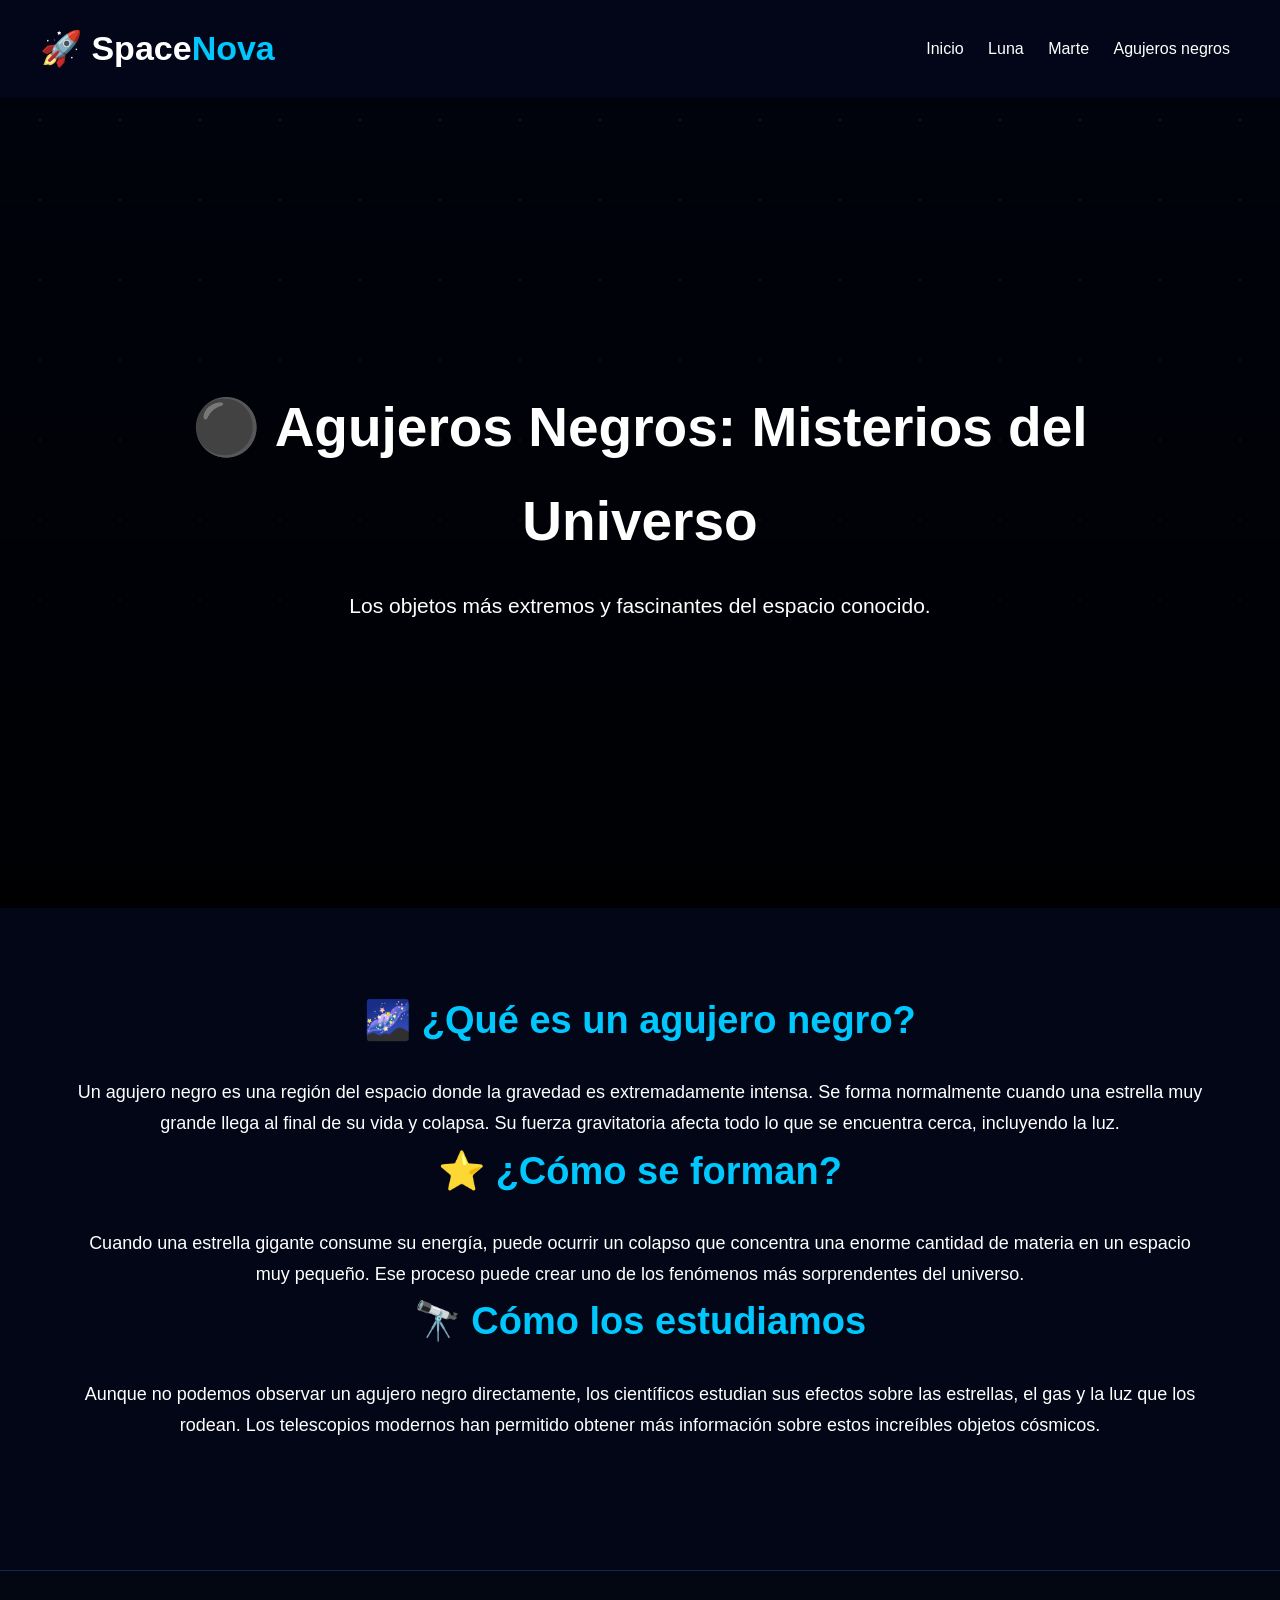
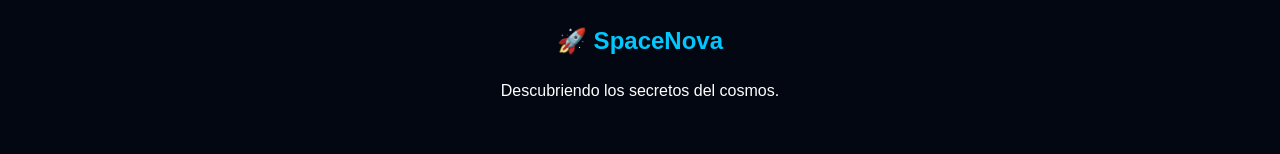
<file: agujeros-negros.html>
<!DOCTYPE html>
<html lang="es">

<head>

<meta charset="UTF-8">

<meta name="viewport" content="width=device-width, initial-scale=1.0">

<title>Agujeros Negros | SpaceNova</title>

<meta name="description" content="Descubre qué son los agujeros negros, cómo se forman y por qué son uno de los mayores misterios del universo.">

<link rel="stylesheet" href="style.css">

</head>


<body>


<header>

<h1 class="logo">
🚀 Space<span>Nova</span>
</h1>


<nav>

<a href="index.html">Inicio</a>
<a href="la-luna.html">Luna</a>
<a href="marte.html">Marte</a>
<a href="agujeros-negros.html">Agujeros negros</a>

</nav>


</header>





<section class="hero">

<div class="hero-text">

<h2>
⚫ Agujeros Negros: Misterios del Universo
</h2>


<p>
Los objetos más extremos y fascinantes
del espacio conocido.
</p>


</div>


</section>






<section class="contenido">


<h2>
🌌 ¿Qué es un agujero negro?
</h2>


<p>

Un agujero negro es una región del espacio donde la gravedad
es extremadamente intensa. Se forma normalmente cuando una
estrella muy grande llega al final de su vida y colapsa.

Su fuerza gravitatoria afecta todo lo que se encuentra cerca,
incluyendo la luz.

</p>




<h2>
⭐ ¿Cómo se forman?
</h2>


<p>

Cuando una estrella gigante consume su energía, puede ocurrir
un colapso que concentra una enorme cantidad de materia
en un espacio muy pequeño.

Ese proceso puede crear uno de los fenómenos más sorprendentes
del universo.

</p>




<h2>
🔭 Cómo los estudiamos

</h2>


<p>

Aunque no podemos observar un agujero negro directamente,
los científicos estudian sus efectos sobre las estrellas,
el gas y la luz que los rodean.

Los telescopios modernos han permitido obtener más información
sobre estos increíbles objetos cósmicos.

</p>



</section>






<footer>

<h2>
🚀 SpaceNova
</h2>


<p>
Descubriendo los secretos del cosmos.
</p>


</footer>



</body>

</html>
</file>
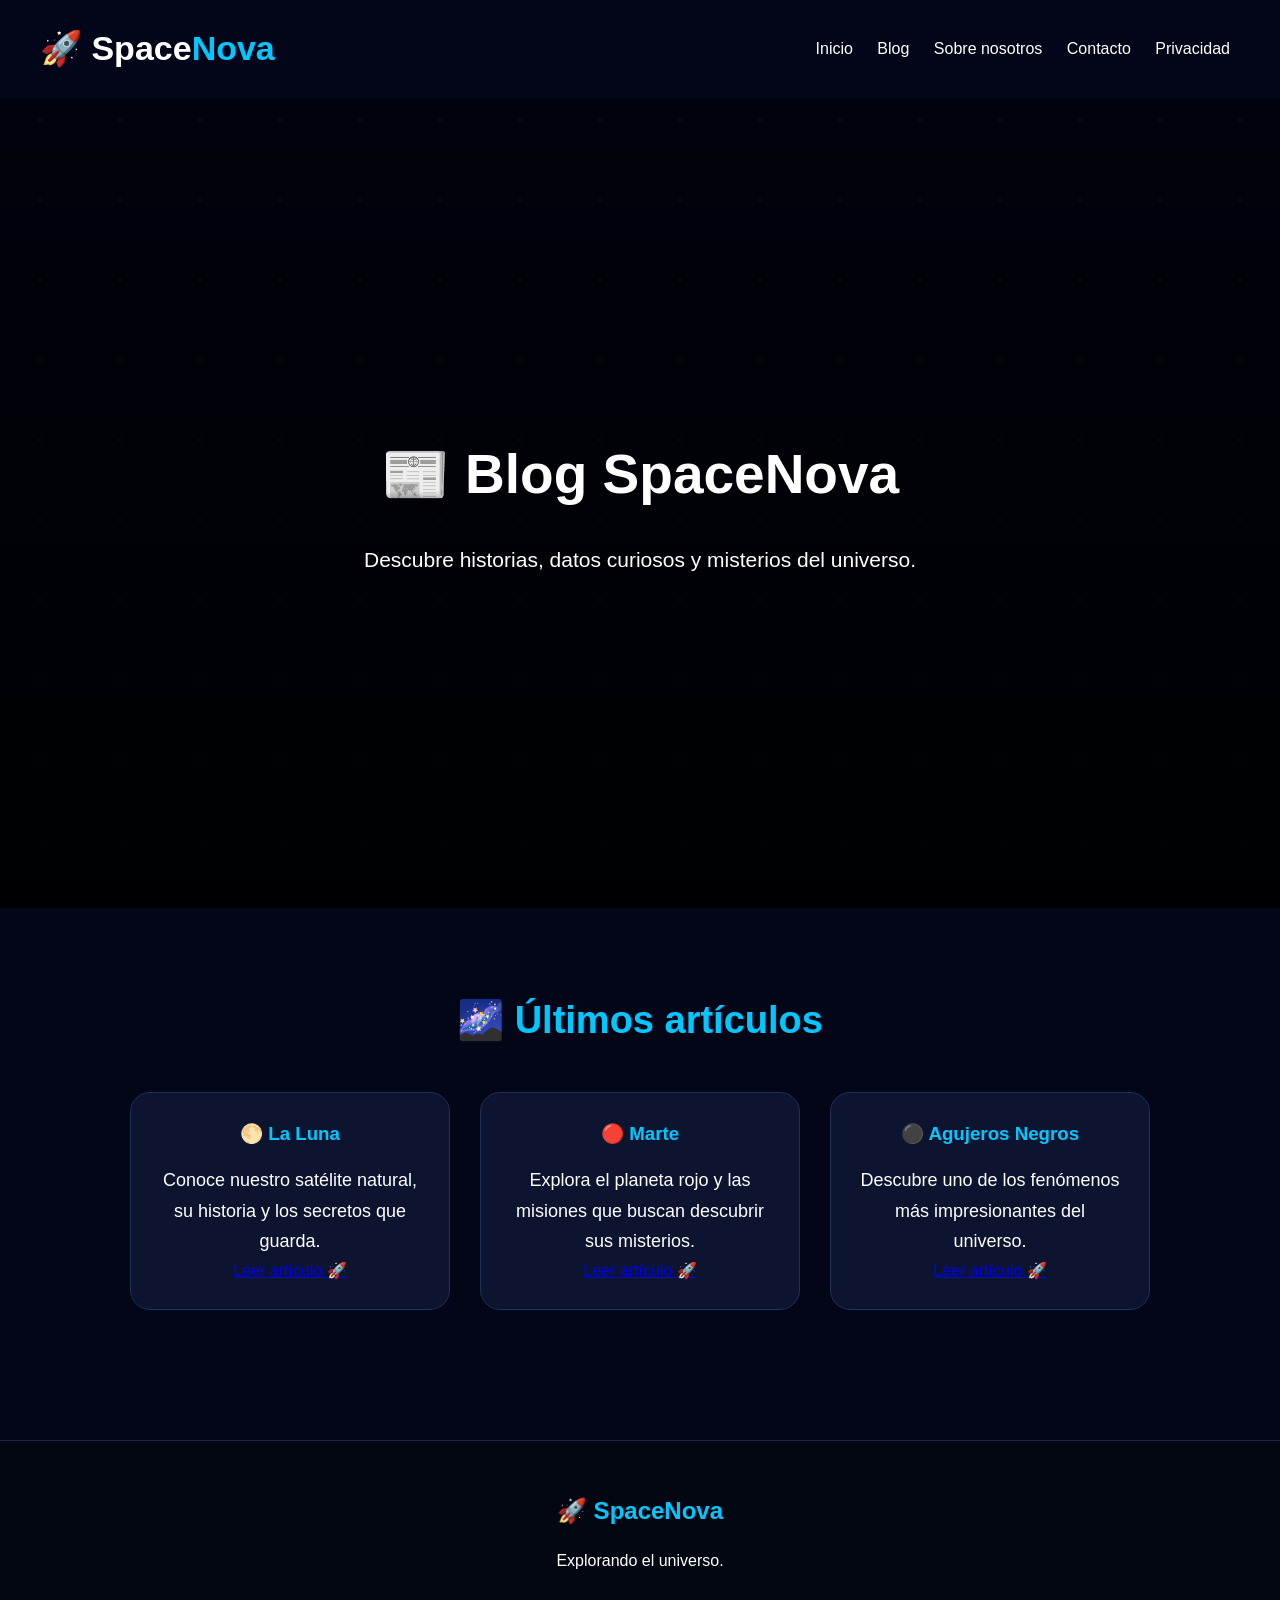
<file: blog.html>
<!DOCTYPE html>
<html lang="es">

<head>

<meta charset="UTF-8">

<meta name="viewport" content="width=device-width, initial-scale=1.0">

<title>Blog Espacial | SpaceNova</title>

<meta name="description" content="Artículos sobre astronomía, planetas, galaxias y misterios del universo.">

<link rel="stylesheet" href="style.css">

</head>


<body>


<header>

<h1 class="logo">
🚀 Space<span>Nova</span>
</h1>


<nav>

<a href="index.html">Inicio</a>

<a href="blog.html">Blog</a>

<a href="sobre.html">Sobre nosotros</a>

<a href="contacto.html">Contacto</a>

<a href="privacidad.html">Privacidad</a>

</nav>


</header>






<section class="hero">


<div class="hero-text">

<h2>
📰 Blog SpaceNova
</h2>


<p>
Descubre historias, datos curiosos y misterios
del universo.
</p>


</div>


</section>







<section class="contenido">


<h2>
🌌 Últimos artículos
</h2>



<div class="tarjetas">



<div class="tarjeta">

<h3>
🌕 La Luna
</h3>


<p>
Conoce nuestro satélite natural,
su historia y los secretos que guarda.
</p>


<a href="la-luna.html">
Leer artículo 🚀
</a>

</div>





<div class="tarjeta">

<h3>
🔴 Marte
</h3>


<p>
Explora el planeta rojo y las misiones
que buscan descubrir sus misterios.
</p>


<a href="marte.html">
Leer artículo 🚀
</a>

</div>





<div class="tarjeta">

<h3>
⚫ Agujeros Negros
</h3>


<p>
Descubre uno de los fenómenos más
impresionantes del universo.
</p>


<a href="agujeros-negros.html">
Leer artículo 🚀
</a>

</div>



</div>



</section>






<footer>


<h2>
🚀 SpaceNova
</h2>


<p>
Explorando el universo.
</p>


</footer>



</body>

</html>
</file>
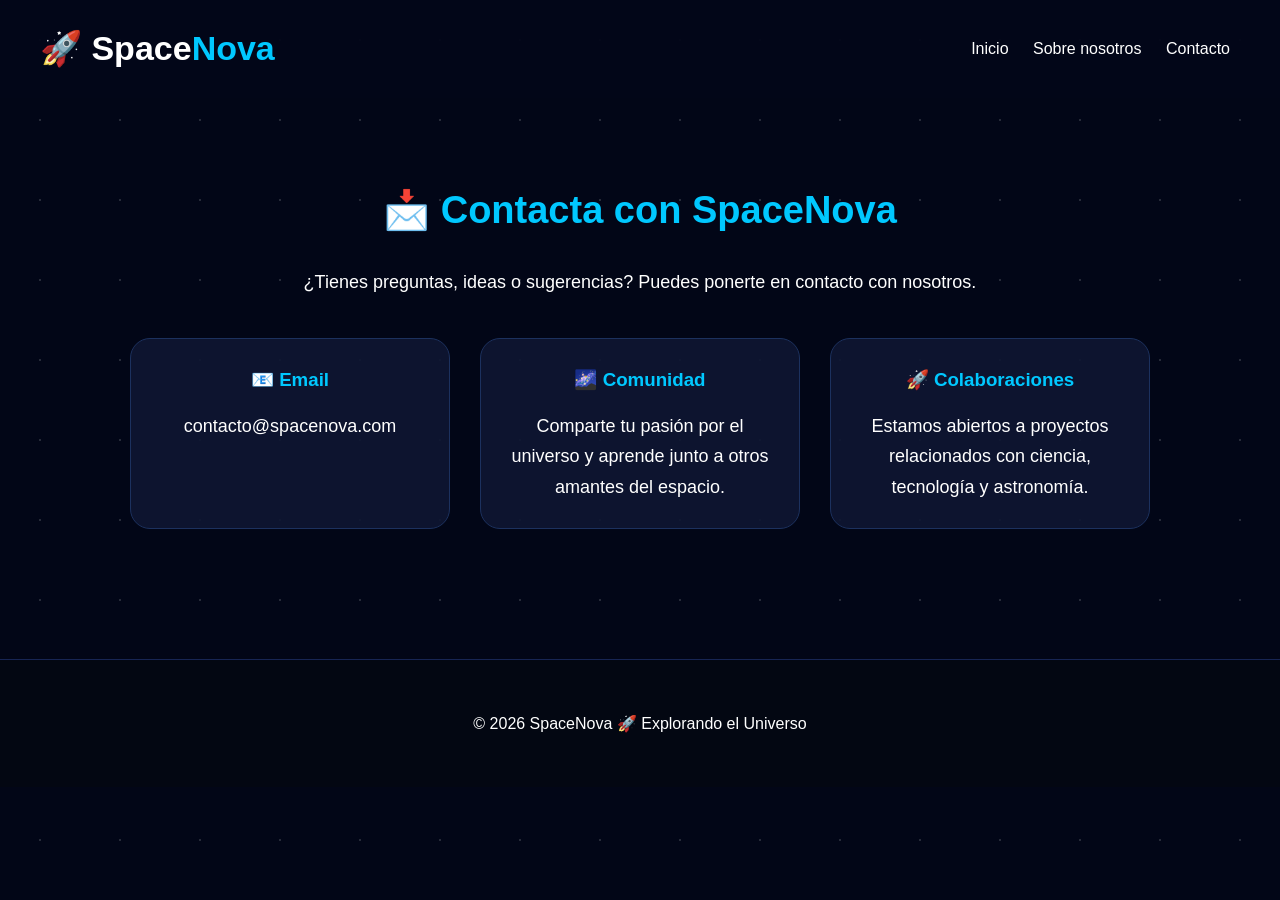
<file: contacto.html>
<!DOCTYPE html>
<html lang="es">

<head>

<meta charset="UTF-8">
<meta name="viewport" content="width=device-width, initial-scale=1.0">

<title>Contacto | SpaceNova</title>

<link rel="stylesheet" href="style.css">

</head>


<body>


<header>

<h1 class="logo">
🚀 Space<span>Nova</span>
</h1>


<nav>

<a href="index.html">Inicio</a>
<a href="sobre.html">Sobre nosotros</a>
<a href="contacto.html">Contacto</a>

</nav>

</header>




<section class="contenido">


<h2>📩 Contacta con SpaceNova</h2>


<p>
¿Tienes preguntas, ideas o sugerencias?
Puedes ponerte en contacto con nosotros.
</p>


<div class="tarjetas">


<div class="tarjeta">

<h3>📧 Email</h3>

<p>
contacto@spacenova.com
</p>

</div>



<div class="tarjeta">

<h3>🌌 Comunidad</h3>

<p>
Comparte tu pasión por el universo
y aprende junto a otros amantes del espacio.
</p>

</div>



<div class="tarjeta">

<h3>🚀 Colaboraciones</h3>

<p>
Estamos abiertos a proyectos relacionados
con ciencia, tecnología y astronomía.
</p>

</div>


</div>


</section>




<footer>

<p>
© 2026 SpaceNova 🚀 Explorando el Universo
</p>

</footer>



</body>

</html>
</file>
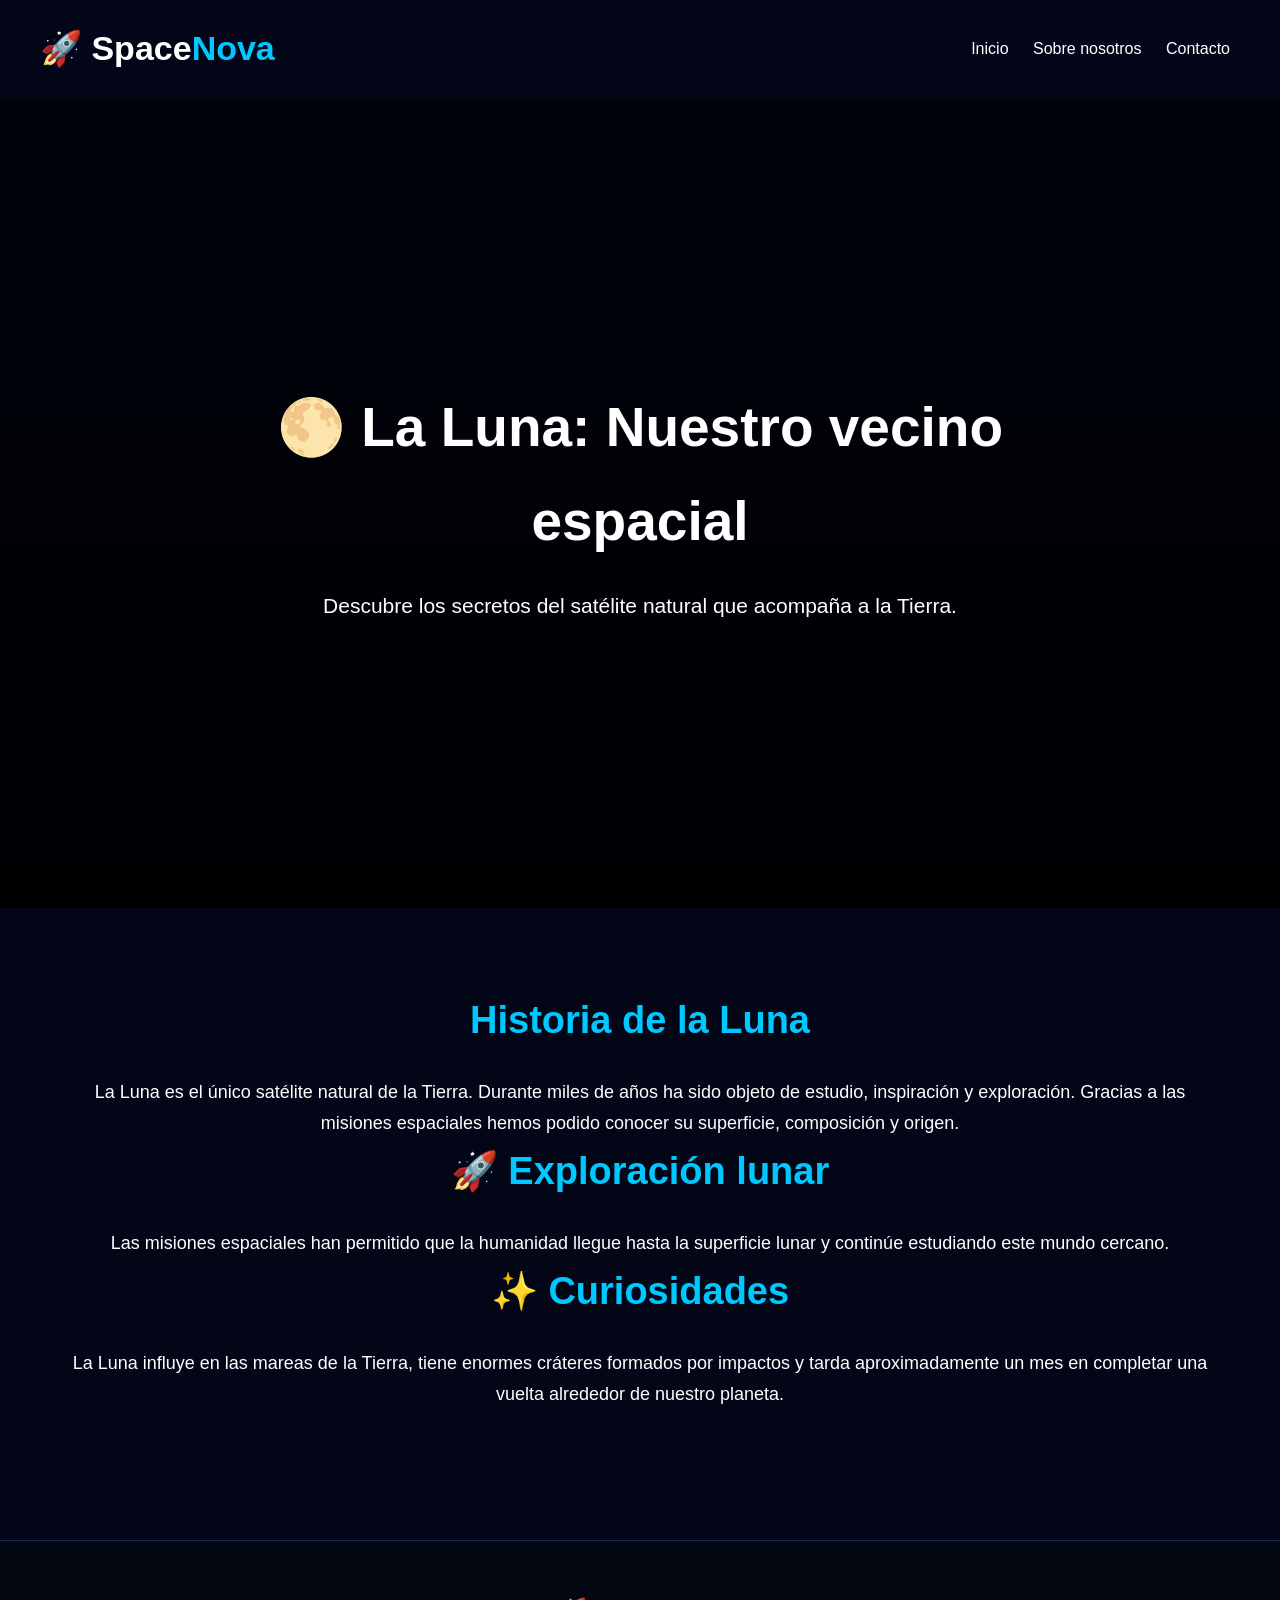
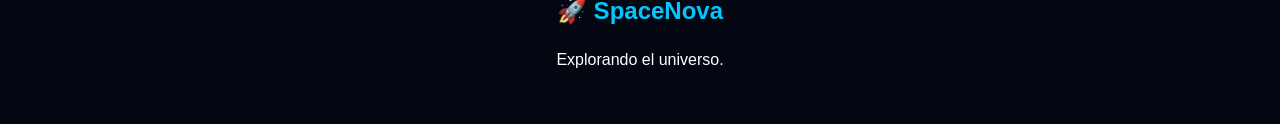
<file: la-luna.html>
<!DOCTYPE html>
<html lang="es">

<head>

<meta charset="UTF-8">

<meta name="viewport" content="width=device-width, initial-scale=1.0">

<title>La Luna | SpaceNova</title>

<meta name="description" content="Descubre la historia, características y misterios de la Luna.">

<link rel="stylesheet" href="style.css">

</head>


<body>


<header>

<h1 class="logo">
🚀 Space<span>Nova</span>
</h1>


<nav>

<a href="index.html">Inicio</a>
<a href="sobre.html">Sobre nosotros</a>
<a href="contacto.html">Contacto</a>

</nav>


</header>





<section class="hero">

<div class="hero-text">

<h2>
🌕 La Luna: Nuestro vecino espacial
</h2>


<p>
Descubre los secretos del satélite natural
que acompaña a la Tierra.
</p>


</div>

</section>





<section class="contenido">


<h2>
Historia de la Luna
</h2>


<p>

La Luna es el único satélite natural de la Tierra.
Durante miles de años ha sido objeto de estudio,
inspiración y exploración.

Gracias a las misiones espaciales hemos podido conocer
su superficie, composición y origen.

</p>



<h2>
🚀 Exploración lunar
</h2>


<p>

Las misiones espaciales han permitido que la humanidad
llegue hasta la superficie lunar y continúe estudiando
este mundo cercano.

</p>



<h2>
✨ Curiosidades

</h2>


<p>

La Luna influye en las mareas de la Tierra,
tiene enormes cráteres formados por impactos
y tarda aproximadamente un mes en completar
una vuelta alrededor de nuestro planeta.

</p>


</section>




<footer>

<h2>
🚀 SpaceNova
</h2>

<p>
Explorando el universo.
</p>

</footer>



</body>

</html>
</file>
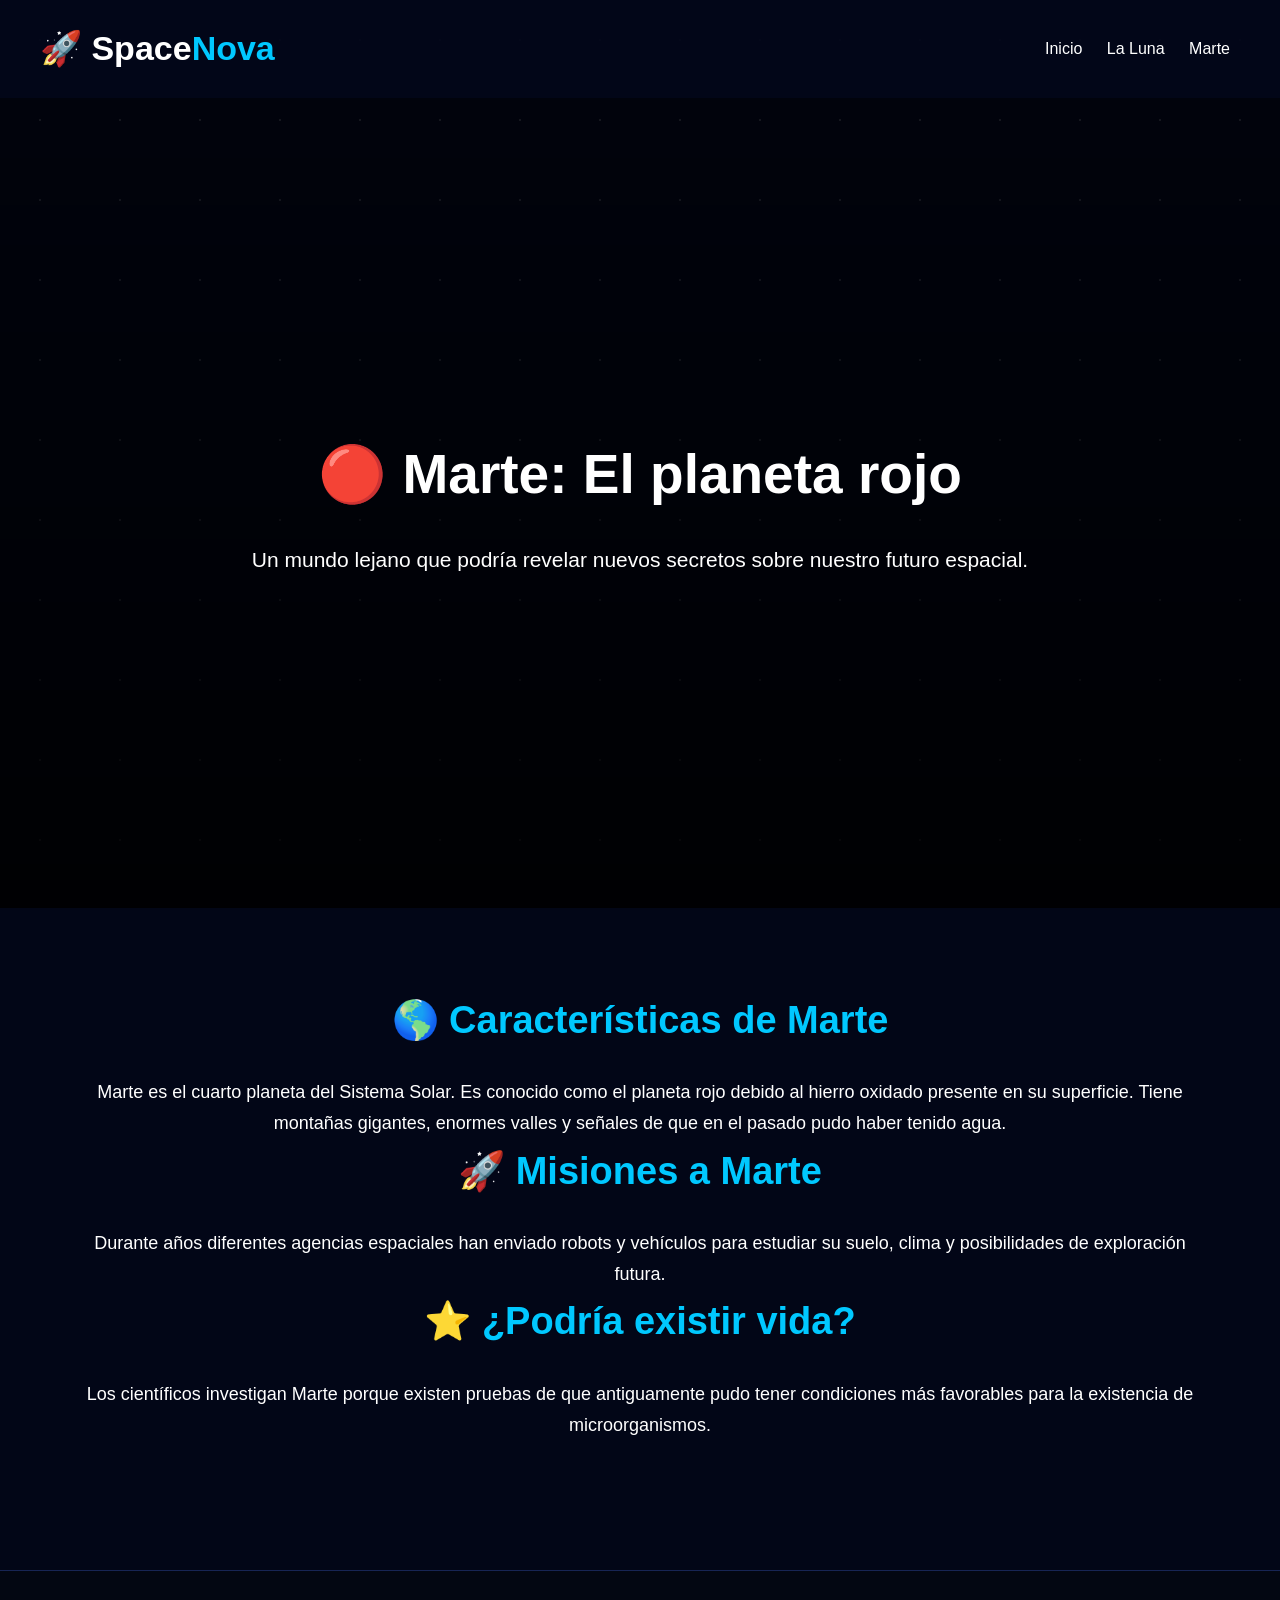
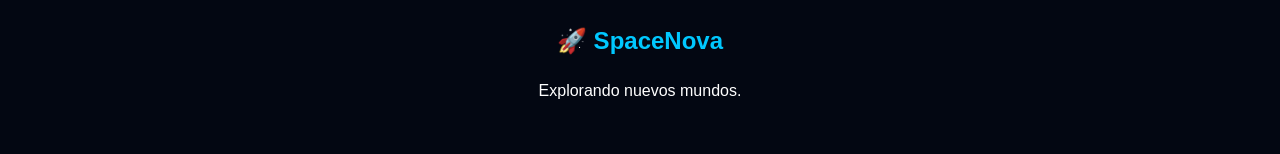
<file: marte.html>
<!DOCTYPE html>
<html lang="es">

<head>

<meta charset="UTF-8">

<meta name="viewport" content="width=device-width, initial-scale=1.0">

<title>Marte | SpaceNova</title>

<meta name="description" content="Descubre Marte, el planeta rojo, sus características y las misiones espaciales que lo estudian.">

<link rel="stylesheet" href="style.css">

</head>


<body>


<header>

<h1 class="logo">
🚀 Space<span>Nova</span>
</h1>


<nav>

<a href="index.html">Inicio</a>
<a href="la-luna.html">La Luna</a>
<a href="marte.html">Marte</a>

</nav>


</header>





<section class="hero">

<div class="hero-text">

<h2>
🔴 Marte: El planeta rojo
</h2>


<p>
Un mundo lejano que podría revelar
nuevos secretos sobre nuestro futuro espacial.
</p>


</div>


</section>






<section class="contenido">


<h2>
🌎 Características de Marte
</h2>


<p>

Marte es el cuarto planeta del Sistema Solar.
Es conocido como el planeta rojo debido al hierro
oxidado presente en su superficie.

Tiene montañas gigantes, enormes valles y señales
de que en el pasado pudo haber tenido agua.

</p>




<h2>
🚀 Misiones a Marte
</h2>


<p>

Durante años diferentes agencias espaciales han enviado
robots y vehículos para estudiar su suelo, clima
y posibilidades de exploración futura.

</p>




<h2>
⭐ ¿Podría existir vida?

</h2>


<p>

Los científicos investigan Marte porque existen pruebas
de que antiguamente pudo tener condiciones más favorables
para la existencia de microorganismos.

</p>



</section>






<footer>

<h2>
🚀 SpaceNova
</h2>


<p>
Explorando nuevos mundos.
</p>


</footer>



</body>

</html>
</file>
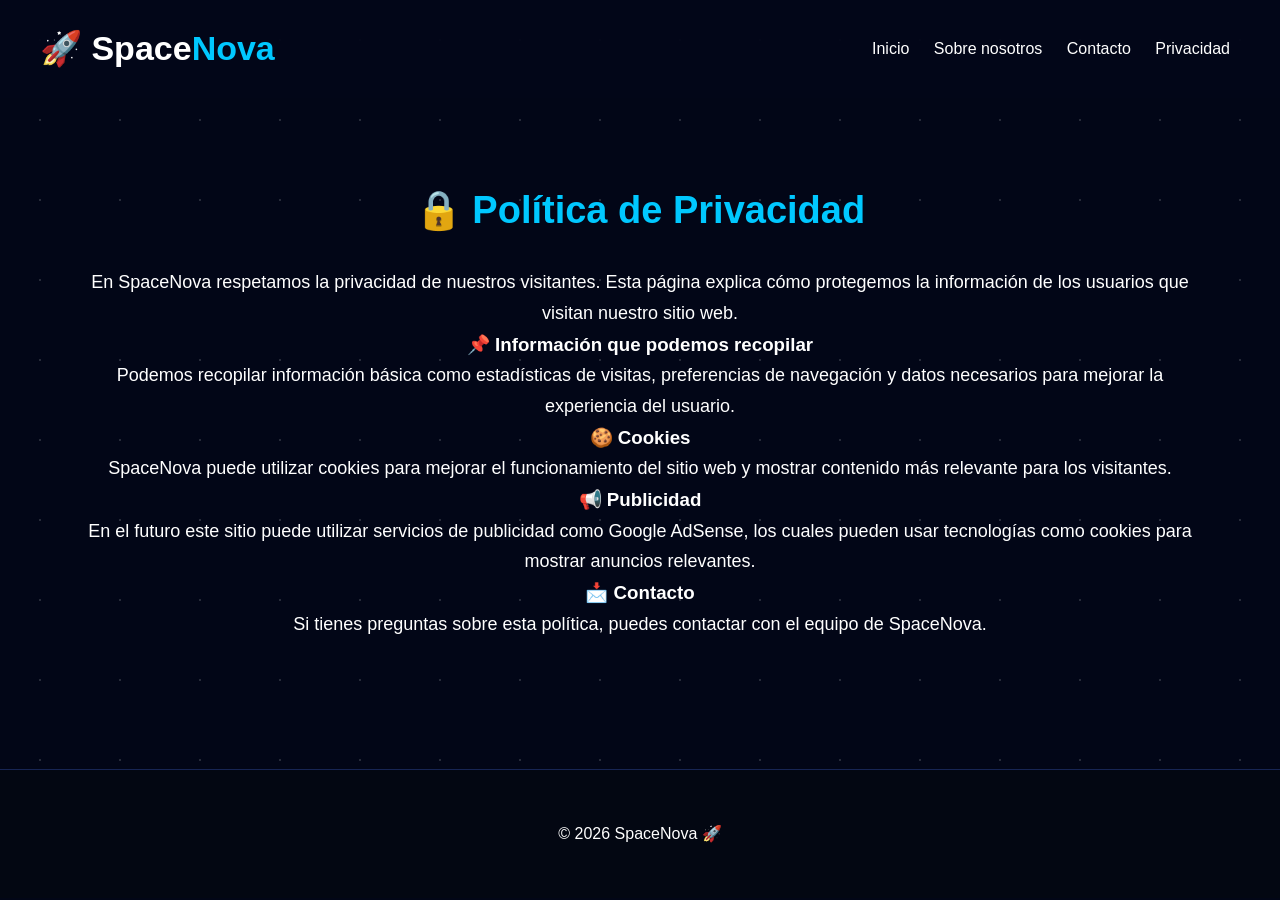
<file: privacidad.html>
<!DOCTYPE html>
<html lang="es">

<head>

<meta charset="UTF-8">
<meta name="viewport" content="width=device-width, initial-scale=1.0">

<title>Política de Privacidad | SpaceNova</title>

<link rel="stylesheet" href="style.css">

</head>


<body>


<header>

<h1 class="logo">
🚀 Space<span>Nova</span>
</h1>


<nav>

<a href="index.html">Inicio</a>
<a href="sobre.html">Sobre nosotros</a>
<a href="contacto.html">Contacto</a>
<a href="privacidad.html">Privacidad</a>

</nav>


</header>




<section class="contenido">


<h2>🔒 Política de Privacidad</h2>


<p>
En SpaceNova respetamos la privacidad de nuestros visitantes.
Esta página explica cómo protegemos la información de los usuarios
que visitan nuestro sitio web.
</p>


<h3>
📌 Información que podemos recopilar
</h3>


<p>
Podemos recopilar información básica como estadísticas de visitas,
preferencias de navegación y datos necesarios para mejorar
la experiencia del usuario.
</p>



<h3>
🍪 Cookies
</h3>


<p>
SpaceNova puede utilizar cookies para mejorar el funcionamiento
del sitio web y mostrar contenido más relevante para los visitantes.
</p>



<h3>
📢 Publicidad
</h3>


<p>
En el futuro este sitio puede utilizar servicios de publicidad
como Google AdSense, los cuales pueden usar tecnologías como
cookies para mostrar anuncios relevantes.
</p>



<h3>
📩 Contacto
</h3>


<p>
Si tienes preguntas sobre esta política, puedes contactar
con el equipo de SpaceNova.
</p>



</section>




<footer>

<p>
© 2026 SpaceNova 🚀
</p>

</footer>



</body>

</html>
</file>
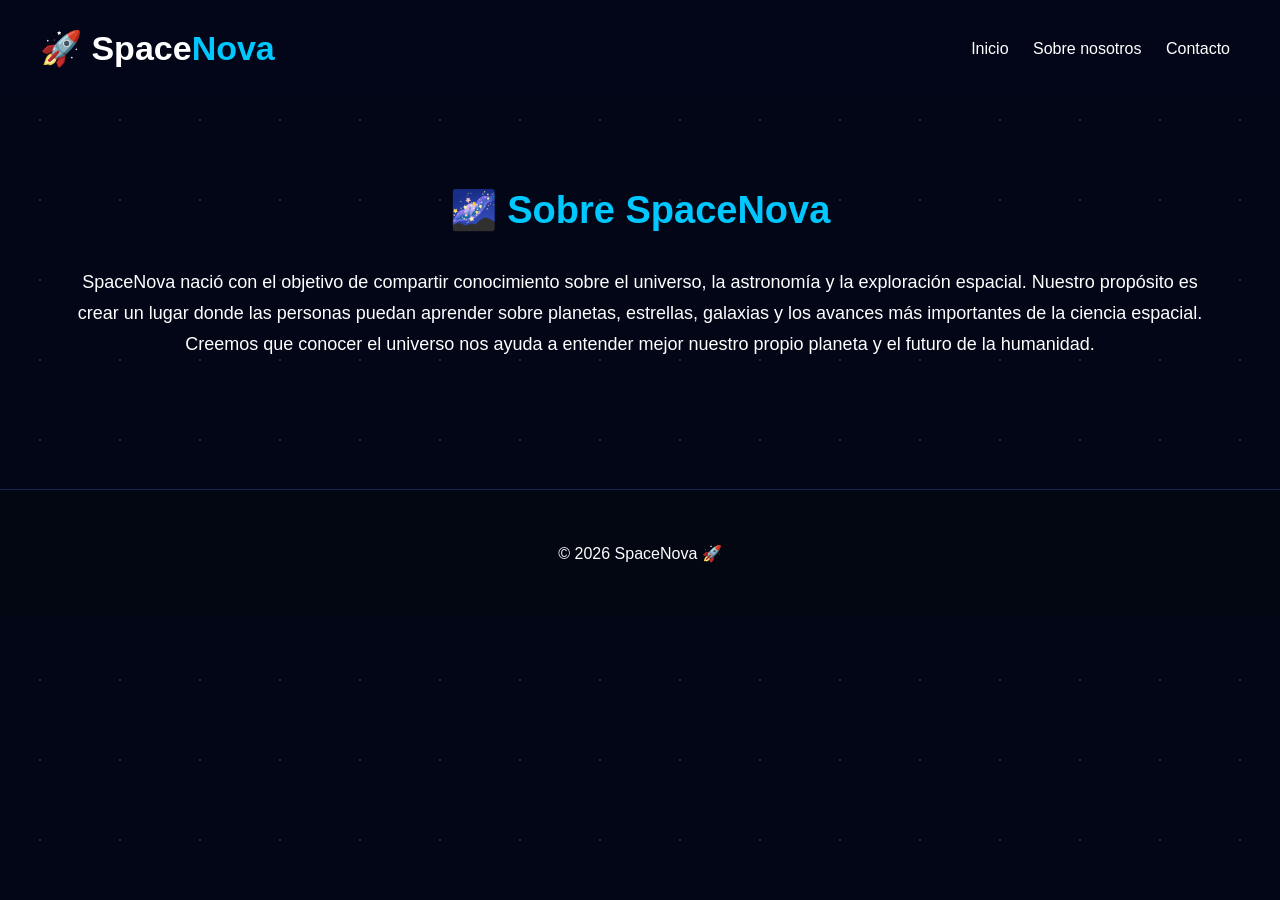
<file: sobre.html>
<!DOCTYPE html>
<html lang="es">

<head>

<meta charset="UTF-8">
<meta name="viewport" content="width=device-width, initial-scale=1.0">

<title>Sobre SpaceNova</title>

<link rel="stylesheet" href="style.css">

</head>


<body>


<header>

<h1 class="logo">
🚀 Space<span>Nova</span>
</h1>


<nav>
<a href="index.html">Inicio</a>
<a href="sobre.html">Sobre nosotros</a>
<a href="contacto.html">Contacto</a>
</nav>

</header>




<section class="contenido">

<h2>🌌 Sobre SpaceNova</h2>


<p>
SpaceNova nació con el objetivo de compartir conocimiento
sobre el universo, la astronomía y la exploración espacial.

Nuestro propósito es crear un lugar donde las personas puedan
aprender sobre planetas, estrellas, galaxias y los avances
más importantes de la ciencia espacial.
</p>


<p>
Creemos que conocer el universo nos ayuda a entender mejor
nuestro propio planeta y el futuro de la humanidad.
</p>


</section>



<footer>

<p>
© 2026 SpaceNova 🚀
</p>

</footer>


</body>

</html>
</file>
<file: style.css>
* {
    margin: 0;
    padding: 0;
    box-sizing: border-box;
    font-family: Arial, Helvetica, sans-serif;
}


html {
    scroll-behavior: smooth;
}


body {

    background: #020617;

    color: white;

    line-height: 1.7;

}





/* HEADER */


header {

    background: rgba(3, 7, 25, 0.95);

    padding: 20px 40px;

    display: flex;

    justify-content: space-between;

    align-items: center;

    position: sticky;

    top: 0;

    z-index: 100;

}



.logo {

    font-size: 34px;

    font-weight: bold;

}


.logo span {

    color: #00c8ff;

}




nav a {

    color: white;

    text-decoration: none;

    margin: 0 10px;

    display: inline-block;

    transition: .3s;

}



nav a:hover {

    color: #00c8ff;

}





/* HERO ESPACIAL */


.hero {

    min-height: 90vh;

    display: flex;

    justify-content: center;

    align-items: center;

    text-align: center;

    padding: 30px;


    background:

    linear-gradient(
    rgba(0,0,0,.45),
    rgba(0,0,0,.85)
    ),

    url("https://images.unsplash.com/photo-1446776877081-d282a0f896e2");


    background-size: cover;

    background-position: center;

}



.hero-text {

    max-width: 900px;

}



.hero h2 {

    font-size: 55px;

    margin-bottom: 20px;

}


.hero p {

    font-size: 21px;

}
/* BOTON */

button {

    margin-top: 30px;

    padding: 15px 40px;

    border: none;

    border-radius: 40px;

    background: #00c8ff;

    color: #00111a;

    font-size: 17px;

    font-weight: bold;

    cursor: pointer;

    transition: .3s;

}



button:hover {

    transform: scale(1.08);

    box-shadow: 0 0 25px #00c8ff;

}





/* SECCIONES */


.contenido {

    max-width: 1200px;

    margin: auto;

    padding: 80px 30px;

    text-align: center;

}



.contenido h2 {

    color: #00c8ff;

    font-size: 38px;

    margin-bottom: 25px;

}



.contenido p {

    font-size: 18px;

}





/* TARJETAS */


.tarjetas {

    display: flex;

    justify-content: center;

    flex-wrap: wrap;

    gap: 30px;

    margin-top: 40px;

}



.tarjeta {

    background: rgba(15, 23, 50, .9);

    width: 320px;

    padding: 25px;

    border-radius: 20px;

    border: 1px solid #1c315e;

    transition: .4s;

}



.tarjeta:hover {

    transform: translateY(-12px);

    box-shadow:

    0 0 30px rgba(0,200,255,.35);

}





.tarjeta h3 {

    color: #00c8ff;

    margin-bottom: 15px;

}




/* IMAGENES DE TARJETAS */


.imagen-card {

    overflow: hidden;

}



.imagen-card img {

    width: 100%;

    height: 180px;

    object-fit: cover;

    border-radius: 15px;

    margin-bottom: 20px;

    transition: .5s;

}



.imagen-card:hover img {

    transform: scale(1.1);

}
/* FOOTER */

footer {

    background: #030712;

    text-align: center;

    padding: 50px 20px;

    margin-top: 50px;

    border-top: 1px solid #172554;

}



footer h2 {

    color: #00c8ff;

    margin-bottom: 15px;

}





/* EFECTO DE ESTRELLAS */

body::before {

    content: "";

    position: fixed;

    top: 0;

    left: 0;

    width: 100%;

    height: 100%;


    background-image:

    radial-gradient(white 1px, transparent 1px);


    background-size: 80px 80px;


    opacity: .15;


    pointer-events: none;


    z-index: -1;

}





/* CELULARES */


@media(max-width:700px){


header {

    flex-direction: column;

    padding: 20px;

}



.logo {

    font-size: 28px;

}



nav {

    margin-top: 20px;

}



nav a {

    display: inline-block;

    margin: 8px;

}



.hero h2 {

    font-size: 35px;

}



.hero p {

    font-size: 17px;

}



.contenido {

    padding: 50px 20px;

}



.tarjeta {

    width: 100%;

}


}
</file>
